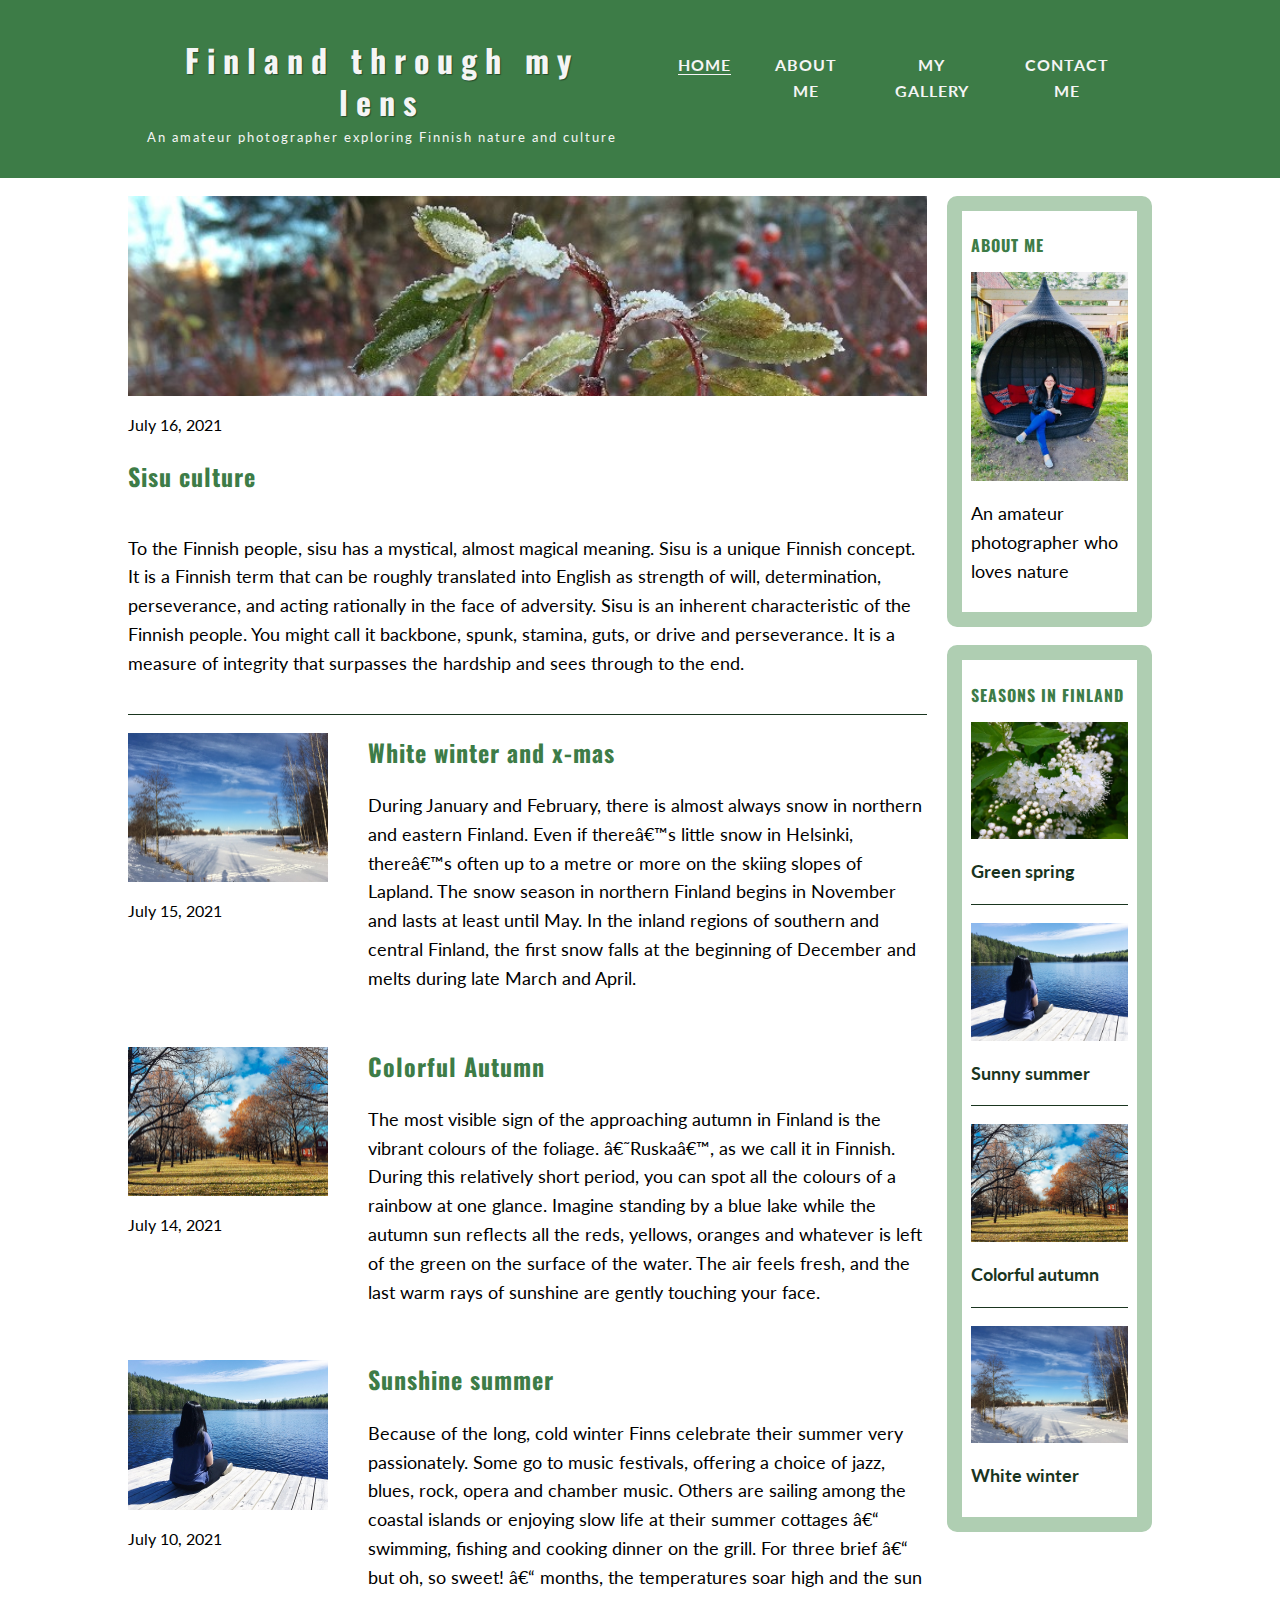
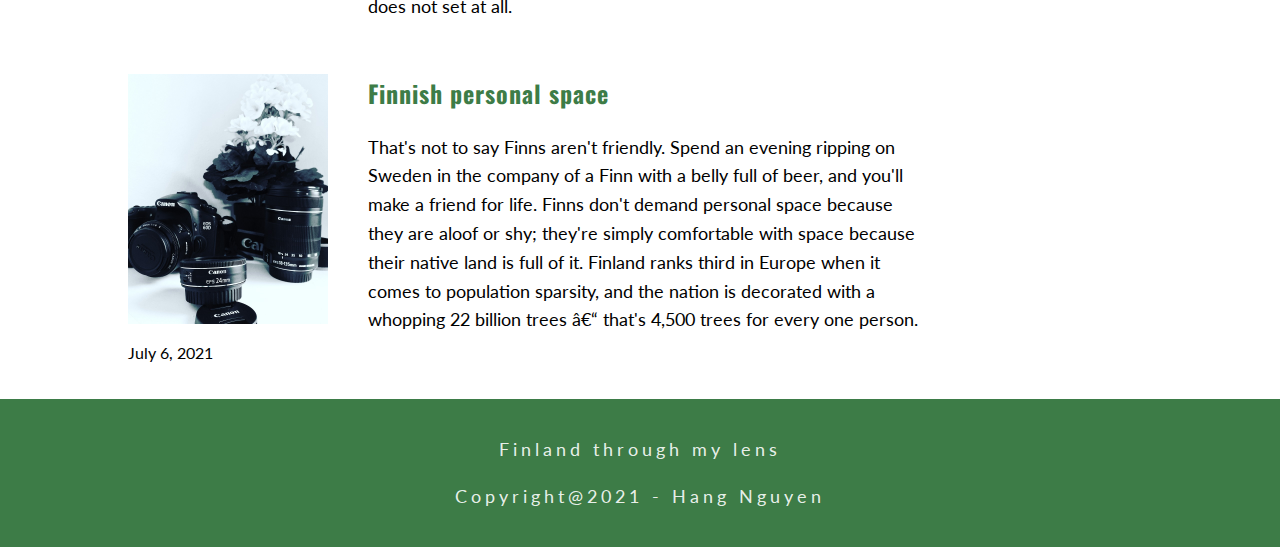
<file: index.html>
<!DOCTYPE html>
<html>
    <head>
        <title>Finland through my lens</title>
        <meta charset="unicode-utf8">
        <meta name="viewport" content="width=device-width, initial-scale=1">
        <link href="css/finland-through-my-lens.css" rel="stylesheet">
        <link href="https://fonts.googleapis.com/css2?family=Lato:wght@400;700&family=Oswald:wght@400;700&display=swap" rel="stylesheet">
    </head>
    <body>
        <header>
            <div class="page-wrapper page-wrapper-flex"> 
                <div>        
                    <h1 class="page-title">Finland through my lens</h1>
                    <p class="page-subtitle">An amateur photographer exploring Finnish nature and culture</p>
                </div>
                <nav>
                    <ul>
                        <li><a href="index.html" alt="Homepage" class="current-page">HOME</a></li>
                        <li><a href="about-me.html" alt="about me">ABOUT ME</a></li>
                        <li><a href="my-gallery.html" alt="my-gallery">MY GALLERY</a></li>
                        <li><a href="contact-me.html" alt="contact me">CONTACT ME</a></li>
                    </ul>
                </nav>
            </div>  
        </header>
        <div class="page-wrapper page-wrapper-flex">
            
            <main>

                <article class="article-featured">
                    <h2 class="article-featured-title">Sisu culture</h2>
                    <p class="article-featured-body">To the Finnish people, sisu has a mystical, almost magical meaning. Sisu is a unique Finnish concept. It is a Finnish term that can be roughly translated into English as strength of will, determination, perseverance, and acting rationally in the face of adversity. Sisu is an inherent characteristic of the Finnish people. You might call it backbone, spunk, stamina, guts, or drive and perseverance.  It is a measure of integrity that surpasses the hardship and sees through to the end.</p>
                    <!-- <a class="read-more" href="#" alt="continue reading">continue reading</a> -->
                    <img class="article-img" src="images/sisu.JPG" alt="">
                    <p class="article-info">July 16, 2021 </p>
                </article>

                <article class="article-recent">
                    <div class="article-recent-main">
                        <h2 class="article-recent-title">White winter and x-mas</h2>
                        <p class="article-recent-content">During January and February, there is almost always snow in northern and eastern Finland. Even if there’s little snow in Helsinki, there’s often up to a metre or more on the skiing slopes of Lapland. The snow season in northern Finland begins in November and lasts at least until May. In the inland regions of southern and central Finland, the first snow falls at the beginning of December and melts during late March and April.</p>
                        <!-- <a class="read-more" href="#" alt="continue reading">continue reading</a> -->
                    </div>
                    <div class="article-recent-secondary">
                        <img class="article-img" src="images/winter.JPG" alt="white winter">
                        <p class="article-info">July 15, 2021 </p>
                    </div>                
                </article>

                <article class="article-recent">
                    <div class="article-recent-main">
                        <h2 class="article-recent-title">Colorful Autumn</h2>
                        <p class="article-recent-body">The most visible sign of the approaching autumn in Finland is the vibrant colours of the foliage. ‘Ruska’, as we call it in Finnish. During this relatively short period, you can spot all the colours of a rainbow at one glance. Imagine standing by a blue lake while the autumn sun reflects all the reds, yellows, oranges and whatever is left of the green on the surface of the water. The air feels fresh, and the last warm rays of sunshine are gently touching your face.</p>
                        <!-- <a class="read-more" href="#" alt="continue reading">continue reading</a> -->
                    </div>
                    <div class="article-recent-secondary">
                        <img class="article-img" src="images/autumn.JPG" alt=" colorful autumn">
                        <p class="article-info">July 14, 2021</p>
                    </div>                
                </article>

                <article class="article-recent">
                    <div class="article-recent-main">
                        <h2 class="article-recent-title">Sunshine summer</h2>
                        <p class="article-recent-body">Because of the long, cold winter Finns celebrate their summer very passionately. Some go to music festivals, offering a choice of jazz, blues, rock, opera and chamber music. Others are sailing among the coastal islands or enjoying slow life at their summer cottages –  swimming, fishing and cooking dinner on the grill. For three brief – but oh, so sweet! – months, the temperatures soar high and the sun does not set at all. </p>
                        <!-- <a class="read-more" href="#" alt="continue reading">continue reading</a> -->
                    </div>
                    <div class="article-recent-secondary">
                        <img class="article-img" src="images/summer.jpg" alt="Sunshine summer">
                        <p class="article-info">July 10, 2021</p>
                    </div>                
                </article>
                <article class="article-recent">
                    <div class="article-recent-main">
                        <h2 class="article-recent-title">Finnish personal space</h2>
                        <p class="article-recent-body">That's not to say Finns aren't friendly. Spend an evening ripping on Sweden in the company of a Finn with a belly full of beer, and you'll make a friend for life. Finns don't demand personal space because they are aloof or shy; they're simply comfortable with space because their native land is full of it. Finland ranks third in Europe when it comes to population sparsity, and the nation is decorated with a whopping 22 billion trees – that's 4,500 trees for every one person.</p>
                        <!-- <a class="read-more" href="#" alt="continue reading">continue reading</a> -->
                    </div>
                    <div class="article-recent-secondary">
                        <img class="article-img" src="images/IMG_5648.JPG" alt="Finnish personal space">
                        <p class="article-info">July 6, 2021 </p>
                    </div>                
                </article>

            </main>
            <aside >
                <div class="aside-top">
                    <h2 class="aside-title">ABOUT ME</h2>
                    <img class="aside-img" src="images/about-me.JPEG" alt="A picture of me">
                    <p class="aside-subttitle">An amateur photographer who loves nature</p>
                </div>
                <div class="aside-middle">
                    <h2 class="aside-title">SEASONS IN FINLAND</h2>
                    <div class="aside-middle-item">                   
                        <img class="aside-img" src="images/spring.JPEG" alt="Green Spring">
                        <p><a class="aside-link" href="#" alt="Sring season in Finland">Green spring</a></p>
                    </div>
                    <div class="aside-middle-item">                   
                        <img class="aside-img" src="images/summer.jpg" alt="Sunshine summer">
                        <p><a class="aside-link" href="#" alt="Summer season in Finland">Sunny summer</a></p>
                    </div>
                    <div class="aside-middle-item">                   
                        <img class="aside-img" src="images/autumn.JPG" alt="Colorful autumn">
                        <p><a class="aside-link" href="#" alt="Autumn season in Finland">Colorful autumn</a></p>
                    </div>
                    <div class="aside-middle-item">                   
                        <img class="aside-img" src="images/winter.JPG" alt="white winter">
                        <p><a class="aside-link" href="#" alt="Winter season in Finland">White winter</a></p>
                    </div>
                </div>
            </aside>
        </div>
        <footer>
            <p class="footer-title">Finland through my lens</p>
            <p class="footer-title">Copyright@2021 - Hang Nguyen</p>
        </footer>
    
    </body>
</html>
</file>
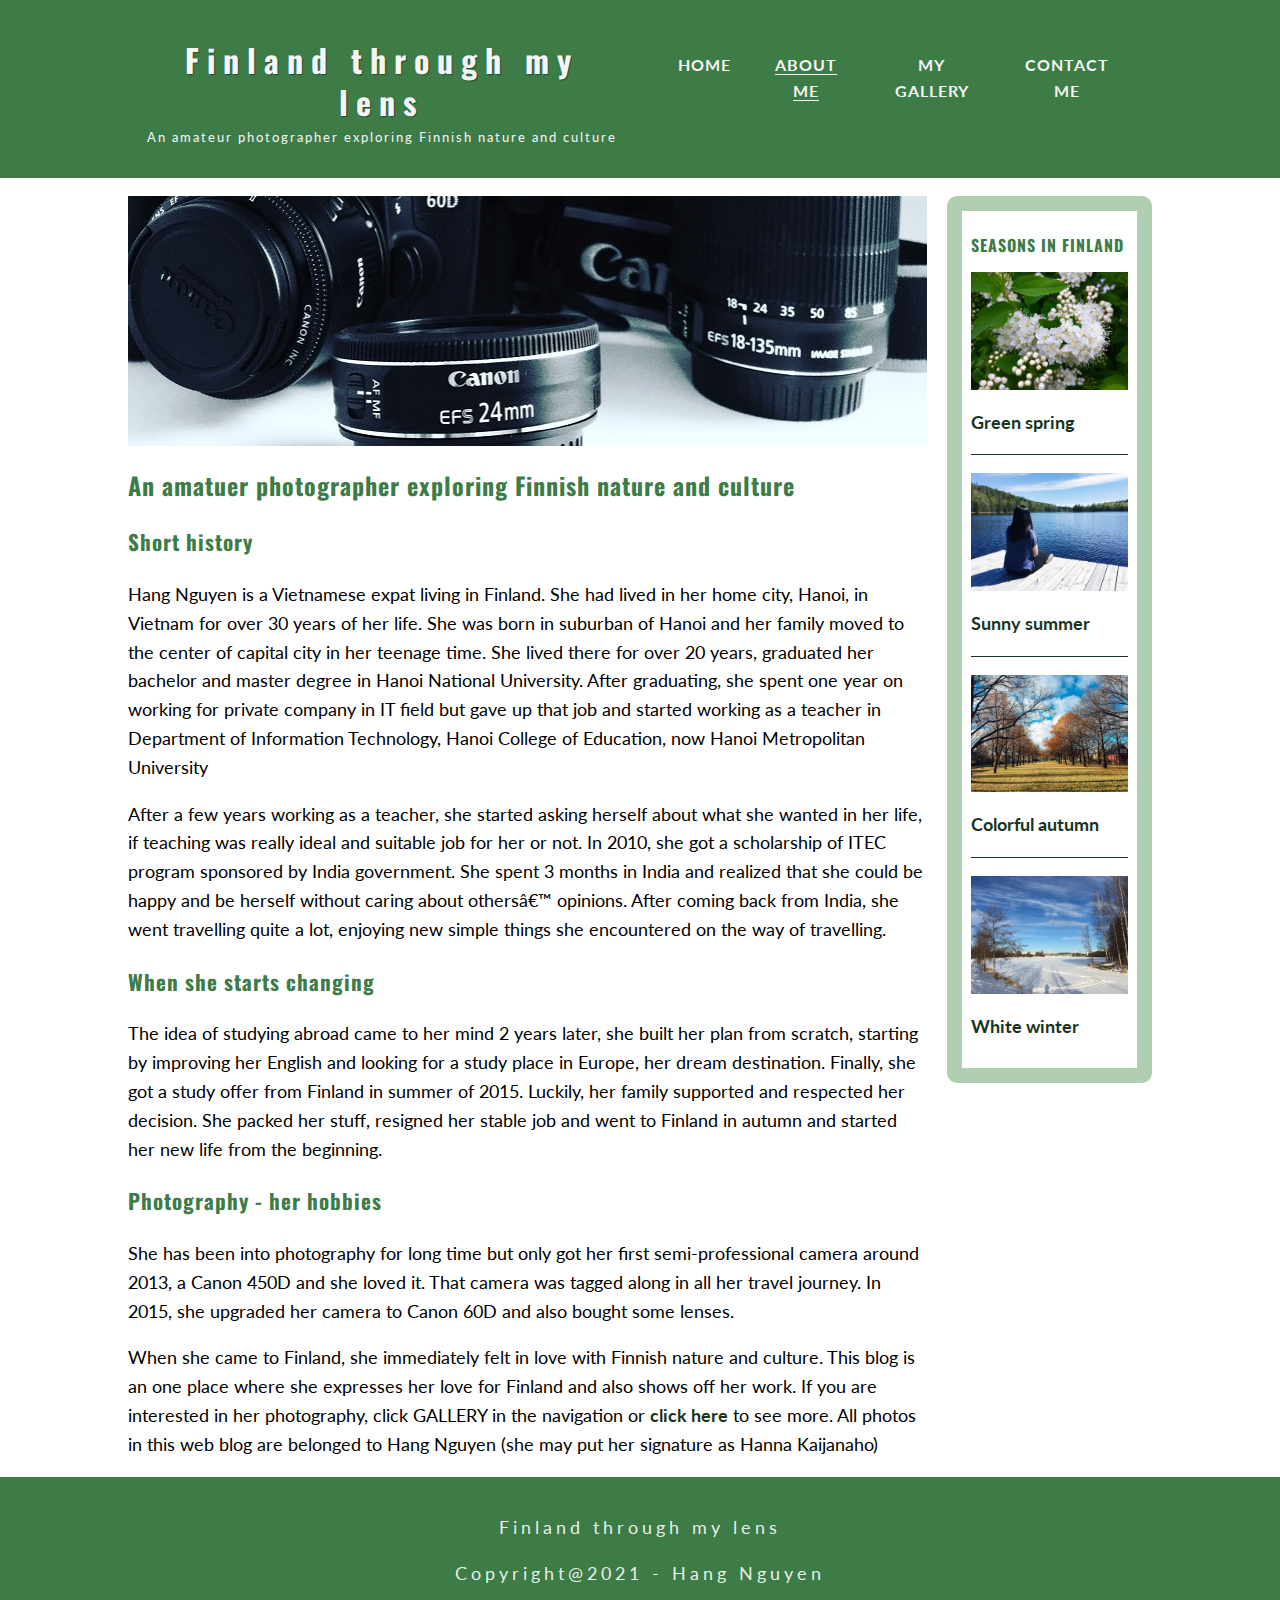
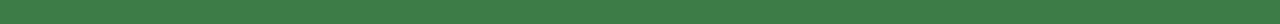
<file: about-me.html>
<!DOCTYPE html>
<html>
    <head>
        <title>Finland through my lens</title>
        <meta charset="unicode-utf8">
        <meta name="viewport" content="width=device-width, initial-scale=1">
        <link href="css/finland-through-my-lens.css" rel="stylesheet">
        <link href="https://fonts.googleapis.com/css2?family=Lato:wght@400;700&family=Oswald:wght@400;700&display=swap" rel="stylesheet">
    </head>
    <body>
        <header>
            <div class="page-wrapper page-wrapper-flex"> 
                <div>        
                    <h1 class="page-title">Finland through my lens</h1>
                    <p class="page-subtitle">An amateur photographer exploring Finnish nature and culture</p>
                </div>
                <nav>
                    <ul>
                        <li><a href="index.html" alt="Homepage">HOME</a></li>
                        <li><a href="about-me.html" alt="about me" class="current-page">ABOUT ME</a></li>
                        <li><a href="my-gallery.html" alt="my-gallery">MY GALLERY</a></li>
                        <li><a href="contact-me.html" alt="contact me">CONTACT ME</a></li>
                    </ul>
                </nav>
            </div>  
        </header>
        <div class="page-wrapper page-wrapper-flex">            
            <main>
                <img src="images/about-me1.jpg" class="image-full">
                <h2>An amatuer photographer exploring Finnish nature and culture</h2>
                <h3>Short history</h3>
                <p>Hang Nguyen is a Vietnamese expat living in Finland. 
                    She had lived in her home city, Hanoi, in Vietnam for over 30 years of her life. 
                    She was born in suburban of Hanoi and her family moved to the center of capital 
                    city in her teenage time. She lived there for over 20 years, 
                    graduated her bachelor and master degree in Hanoi National University. 
                    After graduating, she spent one year on working for private company in IT field 
                    but gave up that job and started working as a teacher in Department of Information 
                    Technology,  Hanoi College of Education, now Hanoi Metropolitan University</p>
                <p>After a few years working as a teacher, she started 
                    asking herself about what she wanted in her life, if teaching was really ideal and 
                    suitable job for her or not. In 2010, she got a scholarship of ITEC program 
                    sponsored by India government. She spent 3 months in India and realized that she 
                    could be happy and be herself without caring about others’ opinions. 
                    After coming back from India, she went travelling quite a lot,  enjoying new 
                    simple things she encountered on the way of travelling.</p>
                <h3>When she starts changing</h3>
                <p>The idea of studying abroad came to her mind 2 years 
                    later, she built her plan from scratch, starting by improving her English and 
                    looking for a study place in Europe, her dream destination. 
                    Finally, she got a study offer from Finland in summer of 2015. 
                    Luckily, her family supported and respected her decision. 
                    She packed her stuff, resigned her stable job and went to Finland in autumn and 
                    started her new life from the beginning.</p> 
                <h3>Photography - her hobbies</h3>
                <p>She has been into photography for long time but only got her first semi-professional camera
                    around 2013, a Canon 450D and she loved it. That camera was tagged along in all her travel journey.
                    In 2015, she upgraded her camera to Canon 60D and also bought some lenses.</p>
                <p>When she came to Finland, she immediately felt in love with Finnish nature and culture. 
                    This blog is an one place where she expresses her love for Finland and also shows off her work. 
                    If you are interested in her photography, click GALLERY in the navigation or <a class="aside-link" href="my-gallery.html">click here</a> to see more.
                    All photos in this web blog are belonged to Hang Nguyen (she may put her signature as Hanna Kaijanaho)</p>
            </main>
            <aside >
                <div class="aside-middle">
                    <h2 class="aside-title">SEASONS IN FINLAND</h2>
                    <div class="aside-middle-item">                   
                        <img class="aside-img" src="images/spring.JPEG" alt="Green Spring">
                        <p><a class="aside-link" href="#" alt="Sring season in Finland">Green spring</a></p>
                    </div>
                    <div class="aside-middle-item">                   
                        <img class="aside-img" src="images/summer.jpg" alt="Sunshine summer">
                        <p><a class="aside-link" href="#" alt="Summer season in Finland">Sunny summer</a></p>
                    </div>
                    <div class="aside-middle-item">                   
                        <img class="aside-img" src="images/autumn.JPG" alt="Colorful autumn">
                        <p><a class="aside-link" href="#" alt="Autumn season in Finland">Colorful autumn</a></p>
                    </div>
                    <div class="aside-middle-item">                   
                        <img class="aside-img" src="images/winter.JPG" alt="white winter">
                        <p><a class="aside-link" href="#" alt="Winter season in Finland">White winter</a></p>
                    </div>
                </div>
            </aside>
        </div>
        <footer>
            <p class="footer-title">Finland through my lens</p>
            <p class="footer-title">Copyright@2021 - Hang Nguyen</p>
        </footer>
    
    </body>
</html>
</file>
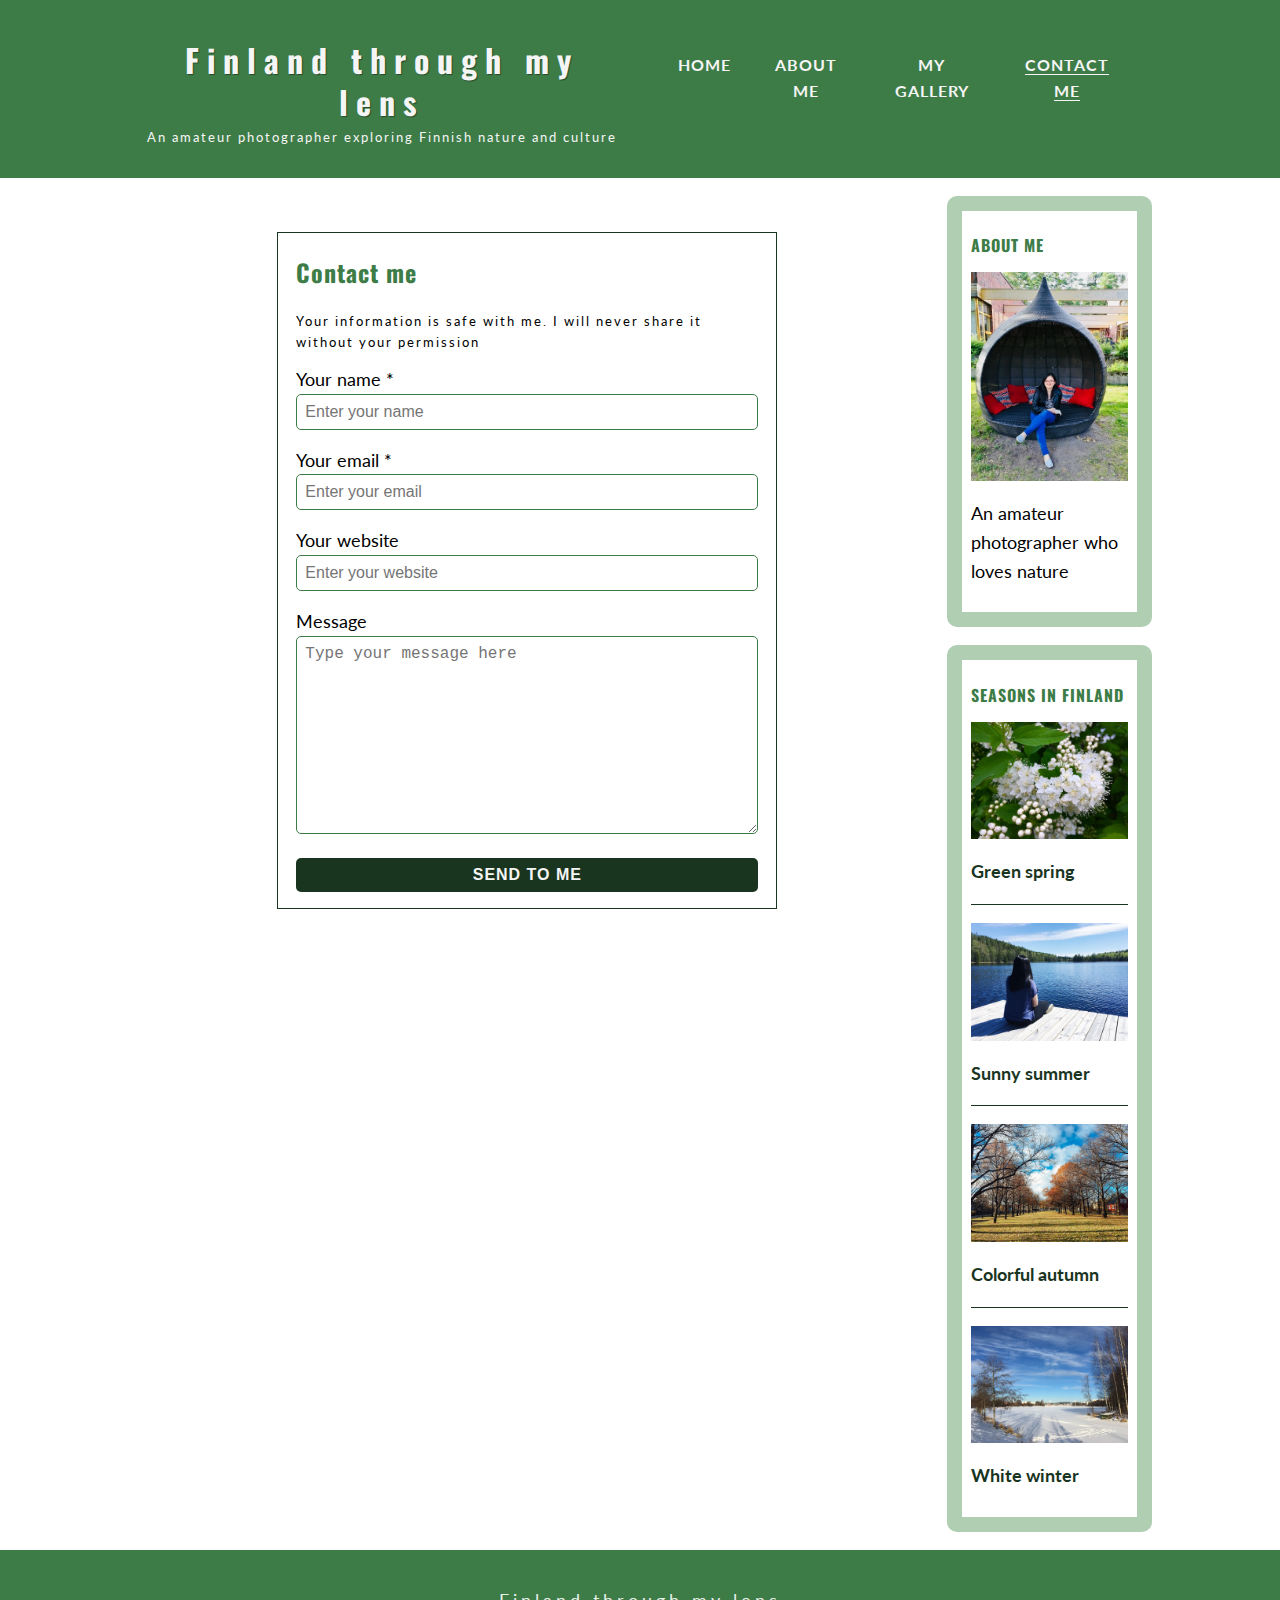
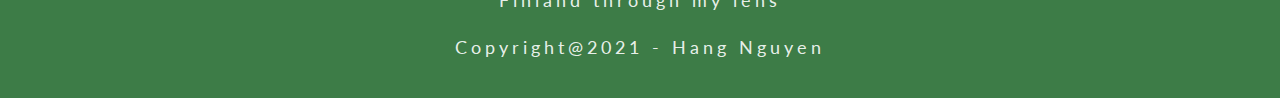
<file: contact-me.html>
<!DOCTYPE html>
<html>
    <head>
        <title>Finland through my lens</title>
        <meta charset="unicode-utf8">
        <meta name="viewport" content="width=device-width, initial-scale=1">
        <link href="css/finland-through-my-lens.css" rel="stylesheet">
        <link href="https://fonts.googleapis.com/css2?family=Lato:wght@400;700&family=Oswald:wght@400;700&display=swap" rel="stylesheet">
    </head>
    <body>
        <header>
            <div class="page-wrapper page-wrapper-flex"> 
                <div>        
                    <h1 class="page-title">Finland through my lens</h1>
                    <p class="page-subtitle">An amateur photographer exploring Finnish nature and culture</p>
                </div>
                <nav>
                    <ul>
                        <li><a href="index.html" alt="Homepage">HOME</a></li>
                        <li><a href="about-me.html" alt="about me">ABOUT ME</a></li>
                        <li><a href="my-gallery.html" alt="my-gallery" >MY GALLERY</a></li>
                        <li><a href="contact-me.html" alt="contact me" class="current-page">CONTACT ME</a></li>
                    </ul>
                </nav>
            </div>  
        </header>
        <div class="page-wrapper page-wrapper-flex">            
            <main>
                <div class="contact-form">
                    <h2>Contact me</h2>
                    <p class="page-subtitle" >Your information is safe with me. I will never share it without your permission</p>
                    <form action="#" method="POST">
                        <label for="name">Your name * </label><input type="text" name="name" placeholder="Enter your name" required>
                        <label for="email">Your email *</label><input type="email" name = "email" placeholder="Enter your email" required>
                        <label for="website">Your website</label><input type="text" name ="website" placeholder="Enter your website">
                        <label for="comments">Message</label><textarea rows="10" placeholder="Type your message here"></textarea>
                        <input class ="btn" type="submit" name=submit value="Send to me">
                    </form>
                </div>
            </main>
            <aside >
                <div class="aside-top">
                    <h2 class="aside-title">ABOUT ME</h2>
                    <img class="aside-img" src="images/about-me.JPEG" alt="A picture of me">
                    <p class="aside-subttitle">An amateur photographer who loves nature</p>
                </div>
                <div class="aside-middle">
                    <h2 class="aside-title">SEASONS IN FINLAND</h2>
                    <div class="aside-middle-item">                   
                        <img class="aside-img" src="images/spring.JPEG" alt="Green Spring">
                        <p><a class="aside-link" href="#" alt="Sring season in Finland">Green spring</a></p>
                    </div>
                    <div class="aside-middle-item">                   
                        <img class="aside-img" src="images/summer.jpg" alt="Sunshine summer">
                        <p><a class="aside-link" href="#" alt="Summer season in Finland">Sunny summer</a></p>
                    </div>
                    <div class="aside-middle-item">                   
                        <img class="aside-img" src="images/autumn.JPG" alt="Colorful autumn">
                        <p><a class="aside-link" href="#" alt="Autumn season in Finland">Colorful autumn</a></p>
                    </div>
                    <div class="aside-middle-item">                   
                        <img class="aside-img" src="images/winter.JPG" alt="white winter">
                        <p><a class="aside-link" href="#" alt="Winter season in Finland">White winter</a></p>
                    </div>
                </div>
            </aside>
        </div>
        <footer>
            <p class="footer-title">Finland through my lens</p>
            <p class="footer-title">Copyright@2021 - Hang Nguyen</p>
        </footer>
    
    </body>
</html>
</file>
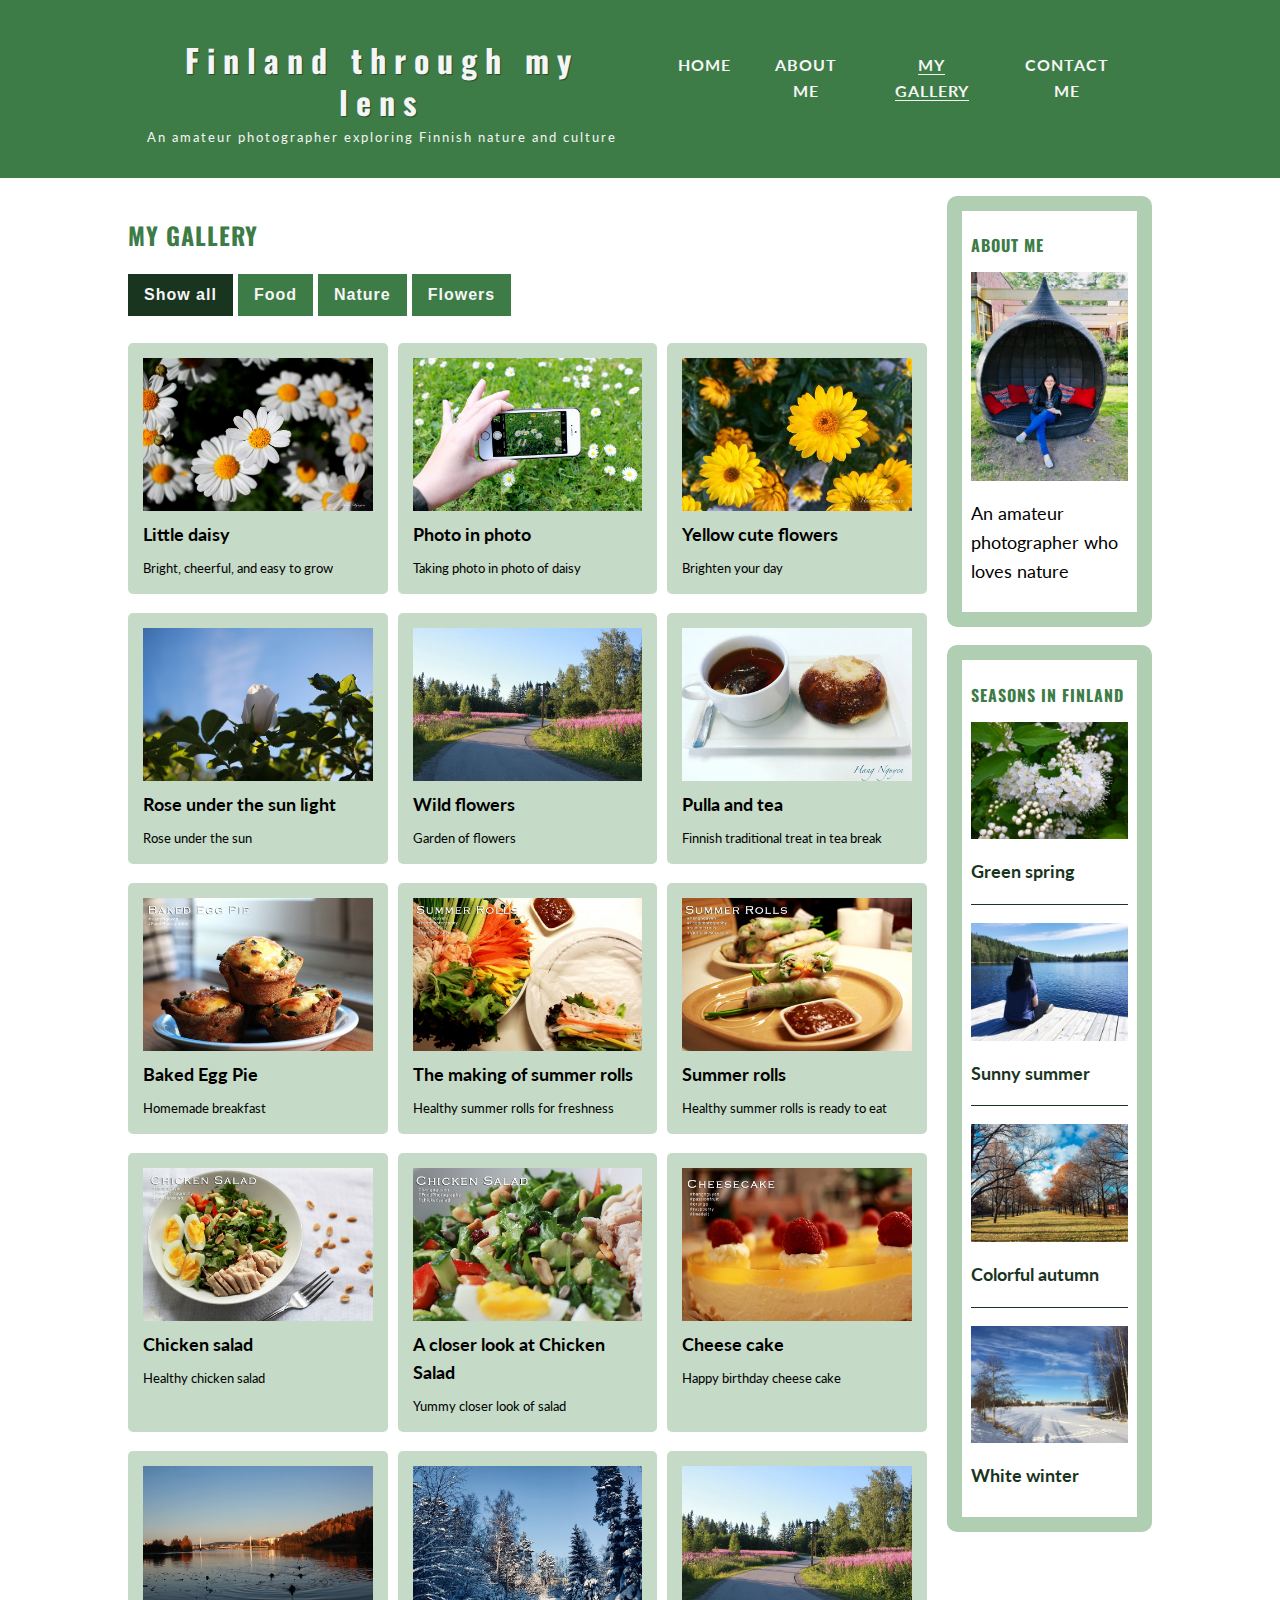
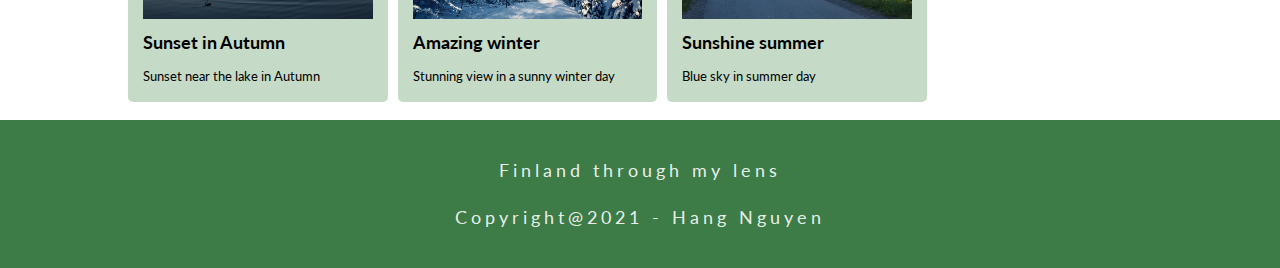
<file: my-gallery.html>
<!DOCTYPE html>
<html>
    <head>
        <title>Finland through my lens</title>
        <meta charset="unicode-utf8">
        <meta name="viewport" content="width=device-width, initial-scale=1">
        <link href="css/finland-through-my-lens.css" rel="stylesheet">
        <link href="https://fonts.googleapis.com/css2?family=Lato:wght@400;700&family=Oswald:wght@400;700&display=swap" rel="stylesheet">
    </head>
    <body>
        <header>
            <div class="page-wrapper page-wrapper-flex"> 
                <div>        
                    <h1 class="page-title">Finland through my lens</h1>
                    <p class="page-subtitle">An amateur photographer exploring Finnish nature and culture</p>
                </div>
                <nav>
                    <ul>
                        <li><a href="index.html" alt="Homepage" >HOME</a></li>
                        <li><a href="about-me.html" alt="about me">ABOUT ME</a></li>
                        <li><a href="my-gallery.html" alt="my-gallery" class="current-page">MY GALLERY</a></li>
                        <li><a href="contact-me.html" alt="contact me">CONTACT ME</a></li>
                    </ul>
                </nav>
            </div>  
        </header>
        <div class="page-wrapper page-wrapper-flex">            
            <main>
                <h2>MY GALLERY</h2>
                <div id="myBtnContainer">
                  <button id ='show-all' class="btn btn-gallery active"> Show all</button>
                  <button id='food' class="btn btn-gallery" > Food</button>
                  <button id='nature' class="btn btn-gallery" > Nature</button>
                  <button id='flowers' class="btn btn-gallery" > Flowers</button>
                </div>
                <div id="images-grid">
                    <!-- Images display here by javascript -->
                </div>
               

            </main>
            <aside >
                <div class="aside-top">
                    <h2 class="aside-title">ABOUT ME</h2>
                    <img class="aside-img" src="images/about-me.JPEG" alt="A picture of me">
                    <p class="aside-subttitle">An amateur photographer who loves nature</p>
                </div>
                <div class="aside-middle">
                    <h2 class="aside-title">SEASONS IN FINLAND</h2>
                    <div class="aside-middle-item">                   
                        <img class="aside-img" src="images/spring.JPEG" alt="Green Spring">
                        <p><a class="aside-link" href="#" alt="Sring season in Finland">Green spring</a></p>
                    </div>
                    <div class="aside-middle-item">                   
                        <img class="aside-img" src="images/summer.jpg" alt="Sunshine summer">
                        <p><a class="aside-link" href="#" alt="Summer season in Finland">Sunny summer</a></p>
                    </div>
                    <div class="aside-middle-item">                   
                        <img class="aside-img" src="images/autumn.JPG" alt="Colorful autumn">
                        <p><a class="aside-link" href="#" alt="Autumn season in Finland">Colorful autumn</a></p>
                    </div>
                    <div class="aside-middle-item">                   
                        <img class="aside-img" src="images/winter.JPG" alt="white winter">
                        <p><a class="aside-link" href="#" alt="Winter season in Finland">White winter</a></p>
                    </div>
                </div>
            </aside>
        </div>
        <footer>
            <p class="footer-title">Finland through my lens</p>
            <p class="footer-title">Copyright@2021 - Hang Nguyen</p>
        </footer>
        <script src="js/finland-though-my-lens.js"></script>
    </body>
</html>
</file>
<file: css/finland-through-my-lens.css>
*{
    box-sizing: border-box;
}

body{
    margin: 0;
    font-size: 1.125em;
    font-family: 'Lato', sans-serif;
    line-height: 1.6;
}

img{
    width: 100%;
    display: block;
}

/* Page layout */
header,
footer{
    background: #3d7c47 ;
    margin-top: 0;
    margin-bottom: 1em;
    color: whitesmoke;
    padding: 1em;
    text-align: center;
}

.page-wrapper{
    max-width: 1200px;
    width: 80%;
    margin: 0 auto;
}
.page-wrapper-flex{
    display: flex;
    flex-direction: column;
    justify-content: space-between;
}

/* Become 2 columns */
@media (min-width:750px){
    .page-wrapper-flex {
        flex-direction: row;
    }
    aside{

        width: 20%;
    }
    main{

        width: 78%;
    }
}

footer{
    margin: 0 auto;
}

/* Typography */

h1,
h2,
h3{
    font-family: 'Oswald', sans-serif;
    color: #3d7c47;
    letter-spacing: 1px;
}

h2{
    font-size: 1.5rem;
}

.page-title{
    font-family: 'Oswald', sans-serif; 
    font-size: 2rem;
    font-weight: 700;
    letter-spacing: .5rem;
    margin-bottom: 0.125em;
    color: whitesmoke;
    text-shadow: 1px 1px 1px rgba(0, 0, 0, 0.4);
    line-height: 1.3;
}
.page-subtitle{
    font-size: .8rem;
    margin-top: 0;
    letter-spacing: 0.125rem;
}

.footer-title{
    font-weight: 400;
    letter-spacing: 0.25rem;
    color: rgba(255,255,255,0.9);
}

/* Navigation */

nav ul{
    display: flex;
    list-style: none;
}
nav li{
    font-size: 1rem;
    font-weight: 700;
    margin-right: 0;
    padding: 1em;
}

nav a{
    color: whitesmoke;
    text-decoration: none;
    letter-spacing: 1px;
}

nav a:hover,
nav a:focus{
    color:  #d4faea;
}

.current-page{
    border-bottom: 1px solid whitesmoke;
}
.current-page:hover {    
    color: whitesmoke;
}

/* Aside bar */
.aside-top,
.aside-middle{
    border: 15px solid #afceb2;
    border-radius: 10px;
    padding: 0.5em;
    margin-bottom: 1em;
}

.aside-title {
    font-size: 1rem;
}

.aside-link{
    text-decoration: none;
    color: #1a351f;
    font-weight: 700;
}
.aside-link:hover,
.aside-link:focus{
    color:rgb(109, 1, 1);
}
.aside-middle-item{
    border-bottom: 1px solid #1a351f;
    margin-bottom: 1em;
}
.aside-middle-item:last-child{
    border: 0;
}
@media (max-width:750px){
    nav ul{
        flex-direction: column;
        justify-content: center;
        align-items: center;
        padding: 0;
    }
    nav li{
        padding: 0.25em 0;
    }
    .aside-img{
        width: 100%;
        height: 150px;
        object-fit: cover;
    }

}

/* Article */
.article-featured{
    display: flex;
    flex-direction: column;
    border-bottom: 1px solid #1a351f;
    padding-bottom: 1em ;
    margin-bottom: 1em;
}
.article-featured .article-img{
    order: -2;
    width: 100%;
    height: 200px;
    object-fit: cover;
    object-position: top;
}

.article-featured .article-info{
    order:-1;
    margin-bottom: 0;
}

.article-info,
.read-more{
    font-size: 1rem;
}

.read-more{
    text-decoration: none;
    color:#1a351f;
    font-weight: 700;
    padding-bottom: 1em;
}

.read-more:hover,
.read-more:focus{
    color: rgb(109, 1, 1);
}

.article-recent{
    margin-bottom: 2em;
}

.article-recent-main{
    margin-bottom: 1em;
}

@media (min-width:750px){
    .article-recent{
        display: flex;
        flex-direction: row;
        justify-content: space-between;
        margin-bottom: 1em;
    }

    .article-recent-main{
        order: 2;
        width: 70%;
    }

    .article-recent-secondary{
        order: 1;
        width: 25%;
    }

    .article-recent-title{
        margin-top: 0;
    }
}

.image-full{
    width: 100%;
    max-height: 250px;
    object-fit: cover;
    object-position:bottom;
    margin-bottom: 1em;  
}

/* Contact form */
.contact-form{
    max-width: 500px;
    width: 100%;
    border: 1px solid #1a351f;
    margin: 2em auto;
    padding: 0 1em;
}

input, 
textarea{
    width: 100%;
    font-size: 1rem;
    /* font-style: italic; */
    padding: .5em;
    margin-bottom: 1em;
    border-radius: 5px;
    border: 1px solid #3d7c47;
}

.btn{
    text-transform: uppercase;
    font-weight: bolder;
    background-color:#1a351f;
    color: whitesmoke;
    letter-spacing: 1px;
    cursor: pointer;
    border: 0;
}

/*  Gallery */
.btn-gallery{
    padding: .75em 1em;
    text-transform: none;
    font-size: 1rem;
    background-color: #3d7c47; 
}

.active{
    background-color: #1a351f ;
}

#images-grid{
    display: grid;
    grid-template-columns: repeat(1, 1fr);
    gap: 10px;
    margin: 1em 0;
}

@media (min-width:500px){
    #images-grid{
        grid-template-columns: repeat(2, 1fr);
    }
}

@media (min-width:750px){
    #images-grid{
        grid-template-columns: repeat(3, 1fr);
    }
}

.content {
    margin-top: .5em;
    background-color: #c5dac7;
    padding: 15px;
    border-radius: 5px;
  }

.content > h4{
    margin: .5em 0;
}
.content > p{
    font-size: .825rem;
    margin: 0;
}
</file>
